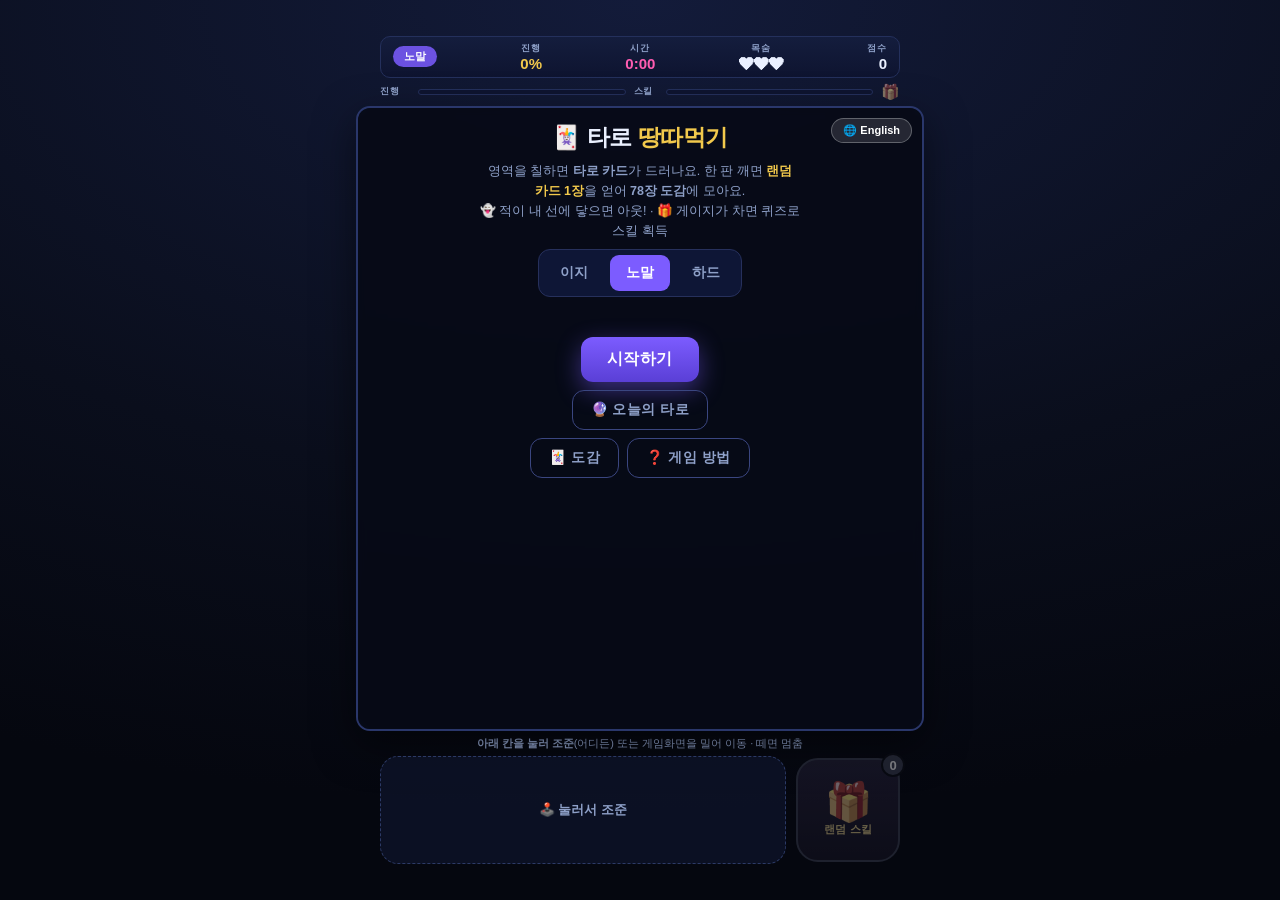
<file: index.html>
<!doctype html>
<html lang="ko">
<head>
  <meta charset="UTF-8" />
  <link rel="icon" type="image/svg+xml" href="./favicon.svg" />
  <link rel="stylesheet" href="./style.css" />
  <meta name="viewport" content="width=device-width, initial-scale=1.0, maximum-scale=1.0, user-scalable=no, viewport-fit=cover" />
  <meta name="theme-color" content="#0a0e1c" />
  <meta name="description" content="영역을 칠해 타로 78장을 모으는 땅따먹기 캐주얼 게임. 오늘의 타로·100단계·랜덤 스킬. 한국어·영어." />
  <title>타로 땅따먹기 · Tarot Land</title>
</head>
<body>
<div class="hud">
  <span class="badge hide" id="diffBadge">노말</span>
  <div class="item pct"><span class="k" data-i18n="hud_pct">진행</span><span class="v" id="hPct">0%</span></div>
  <div class="item tm"><span class="k" data-i18n="hud_time">시간</span><span class="v" id="hTime">0:00</span></div>
  <div class="item"><span class="k" data-i18n="hud_life">목숨</span><span class="v" id="hLife">❤❤❤</span></div>
  <div class="item"><span class="k" data-i18n="hud_score">점수</span><span class="v" id="hScore">0</span></div>
</div>

<div class="bars">
  <div class="barrow"><span class="lab" data-i18n="bar_prog">진행</span><div class="bar prog"><i id="barProg"></i></div><span class="lab" style="width:24px" data-i18n="bar_skill">스킬</span><div class="bar gau"><i id="barGau"></i></div><span class="gift" id="gift">🎁</span></div>
</div>

<div class="stage">
  <canvas id="game" width="400" height="440"></canvas>
  <div class="toast" id="toast"></div>

  <div class="overlay scroll" id="startOv">
    <button id="langBtn" style="position:absolute;top:10px;right:10px;font-size:11px;font-weight:800;padding:5px 11px;border-radius:14px;background:rgba(255,255,255,.12);color:#fff;border:1px solid rgba(255,255,255,.28);z-index:5;cursor:pointer">🌐 English</button>
    <h1 data-i18n="home_h1">🃏 타로 <b>땅따먹기</b></h1>
    <p data-i18n="home_desc">영역을 칠하면 <b>타로 카드</b>가 드러나요. 한 판 깨면 <b style="color:var(--gold)">랜덤 카드 1장</b>을 얻어 <b>78장 도감</b>에 모아요.<br>👻 적이 내 선에 닿으면 아웃! · 🎁 게이지가 차면 퀴즈로 스킬 획득</p>
    <div class="diff" id="diffSel">
      <button data-d="easy" data-i18n="btn_easy">이지</button>
      <button data-d="normal" class="sel" data-i18n="btn_normal">노말</button>
      <button data-d="hard" data-i18n="btn_hard">하드</button>
    </div>
    <div class="diffdesc" id="diffDesc"></div>
    <div class="best" id="bestLine"></div>
    <button class="btn" id="startBtn" data-i18n="btn_start">시작하기</button>
    <div class="row"><button class="btn ghost" id="dailyBtn" data-i18n="btn_daily">🔮 오늘의 타로</button></div>
    <div class="row"><button class="btn ghost" id="dexBtn" data-i18n="btn_dex">🃏 도감</button><button class="btn ghost" id="helpBtn" data-i18n="btn_help">❓ 게임 방법</button></div>
  </div>

  <div class="overlay scroll hide" id="dailyOv">
    <h1 data-i18n="dl_h1">🔮 오늘의 <b>타로</b></h1>
    <div class="tcard" id="dlCard"><div class="tc-num" id="dlNum"></div><div class="tc-emoji" id="dlEmoji"></div><div class="tc-name" id="dlName"></div></div>
    <div class="tc-fortune" id="dlMean"></div>
    <div class="tc-coll" id="dlAdd"></div>
    <button class="btn ghost" id="dailyClose" data-i18n="btn_dailyclose">닫기</button>
  </div>

  <div class="overlay scroll hide" id="helpOv">
    <h1 data-i18n="help_h1">❓ 게임 <b>방법</b></h1>
    <div class="help" id="helpBody">
      <div class="hsec" data-i18n="help_goal"></div>
      <div class="hsec" data-i18n="help_ctrl"></div>
      <div class="hsec" data-i18n="help_prog"></div>
      <div class="hsec" data-i18n="help_combo"></div>
      <div class="hsec" data-i18n="help_skill"></div>
      <div class="hsec" data-i18n="help_enemy"></div>
      <div class="hsec" data-i18n="help_eskill"></div>
      <div class="hsec" data-i18n="help_stages"></div>
    </div>
    <button class="btn ghost" id="helpClose" data-i18n="btn_close">닫기</button>
  </div>

  <div class="overlay quiz scroll hide" id="quizOv">
    <div class="card">
      <span class="tag">🎁 박스 열기 · 상식 퀴즈</span>
      <div class="q" id="qText"></div>
      <div class="opts" id="qOpts"></div>
      <div class="fb" id="qFb"></div>
    </div>
  </div>

  <div class="overlay hide" id="clearOv">
    <h1 id="clearTitle">스테이지 <b>클리어!</b></h1>
    <div class="tcard" id="tcard"><div class="tc-num" id="tcNum"></div><div class="tc-emoji" id="tcEmoji"></div><div class="tc-name" id="tcName"></div></div>
    <div class="tc-fortune" id="tcFortune"></div>
    <div class="tc-coll" id="tcColl"></div>
    <div class="tc-cross" data-i18n="cross1">🔮 더 깊은 진짜 리딩은 운세바다에서</div>
    <button class="btn gold" id="nextBtn">다음 판 →</button>
  </div>

  <div class="overlay scroll hide" id="dexOv">
    <h1><span data-i18n="dex_h1">🃏 타로 도감</span> <span id="dexCount" style="font-size:15px;color:var(--gold)"></span></h1>
    <p style="font-size:11.5px;margin-top:-4px" data-i18n="dex_sub">획득 카드(왼쪽)를 <b>눌러 정·역방향 뜻 보기</b> · 미획득은 뒷면</p>
    <div class="dexgrid" id="dexGrid"></div>
    <button class="btn ghost" id="dexClose" data-i18n="btn_close">닫기</button>
  </div>

  <div class="overlay scroll hide" id="cardOv">
    <h1 id="cardTitle" style="font-size:16px;color:var(--gold)">카드</h1>
    <div class="tcard" id="dcard"><div class="tc-num" id="dNum"></div><div class="tc-emoji" id="dEmoji"></div><div class="tc-name" id="dName"></div></div>
    <div class="meaning up"><b data-i18n="up_label">정방향</b><span id="dUp"></span></div>
    <div class="meaning rev"><b data-i18n="rev_label">역방향</b><span id="dRev"></span></div>
    <div class="tc-cross" data-i18n="cross2">🔮 더 깊은 리딩은 운세바다에서</div>
    <button class="btn ghost" id="cardClose" data-i18n="btn_cardback">← 도감으로</button>
  </div>

  <div class="overlay scroll hide" id="overOv">
    <h1 data-i18n="over_h1">게임 <b style="color:var(--enemy)">오버</b></h1>
    <p id="overMsg"></p>
    <div class="board">
      <div class="htxt" data-i18n="over_board">🏆 목표 랭킹</div>
      <div id="board"></div>
      <div class="note" id="rankNote"></div>
    </div>
    <button class="btn gold" id="reviveBtn" style="display:none" data-i18n="btn_revive">🎬 광고 보고 이어하기 (부활)</button>
    <div class="row">
      <button class="btn" id="retryBtn" data-i18n="btn_retry">다시 하기</button>
      <button class="btn ghost" id="homeBtn" data-i18n="btn_home">난이도 선택</button>
    </div>
  </div>
</div>

<div class="hint" data-i18n="joy_hint"><b>아래 칸을 눌러 조준</b>(어디든) 또는 게임화면을 밀어 이동 · 떼면 멈춤</div>
<div class="controls">
  <div class="joyzone" id="joyzone">
    <span class="joyhint" id="joyHint" data-i18n="joy_press">🕹️ 눌러서 조준</span>
    <div class="joybase" id="joyBase"><div class="joystick" id="joyStick"></div></div>
  </div>
  <button class="skillbox empty" id="skillBox"><span class="bx" id="skillBx">🎁</span><span class="lbl" data-i18n="skill_lbl">랜덤 스킬</span><span class="ct" id="skillCt">0</span></button>
</div>
<script type="module" src="./onestore.js"></script>
</body>
</html>
</file>
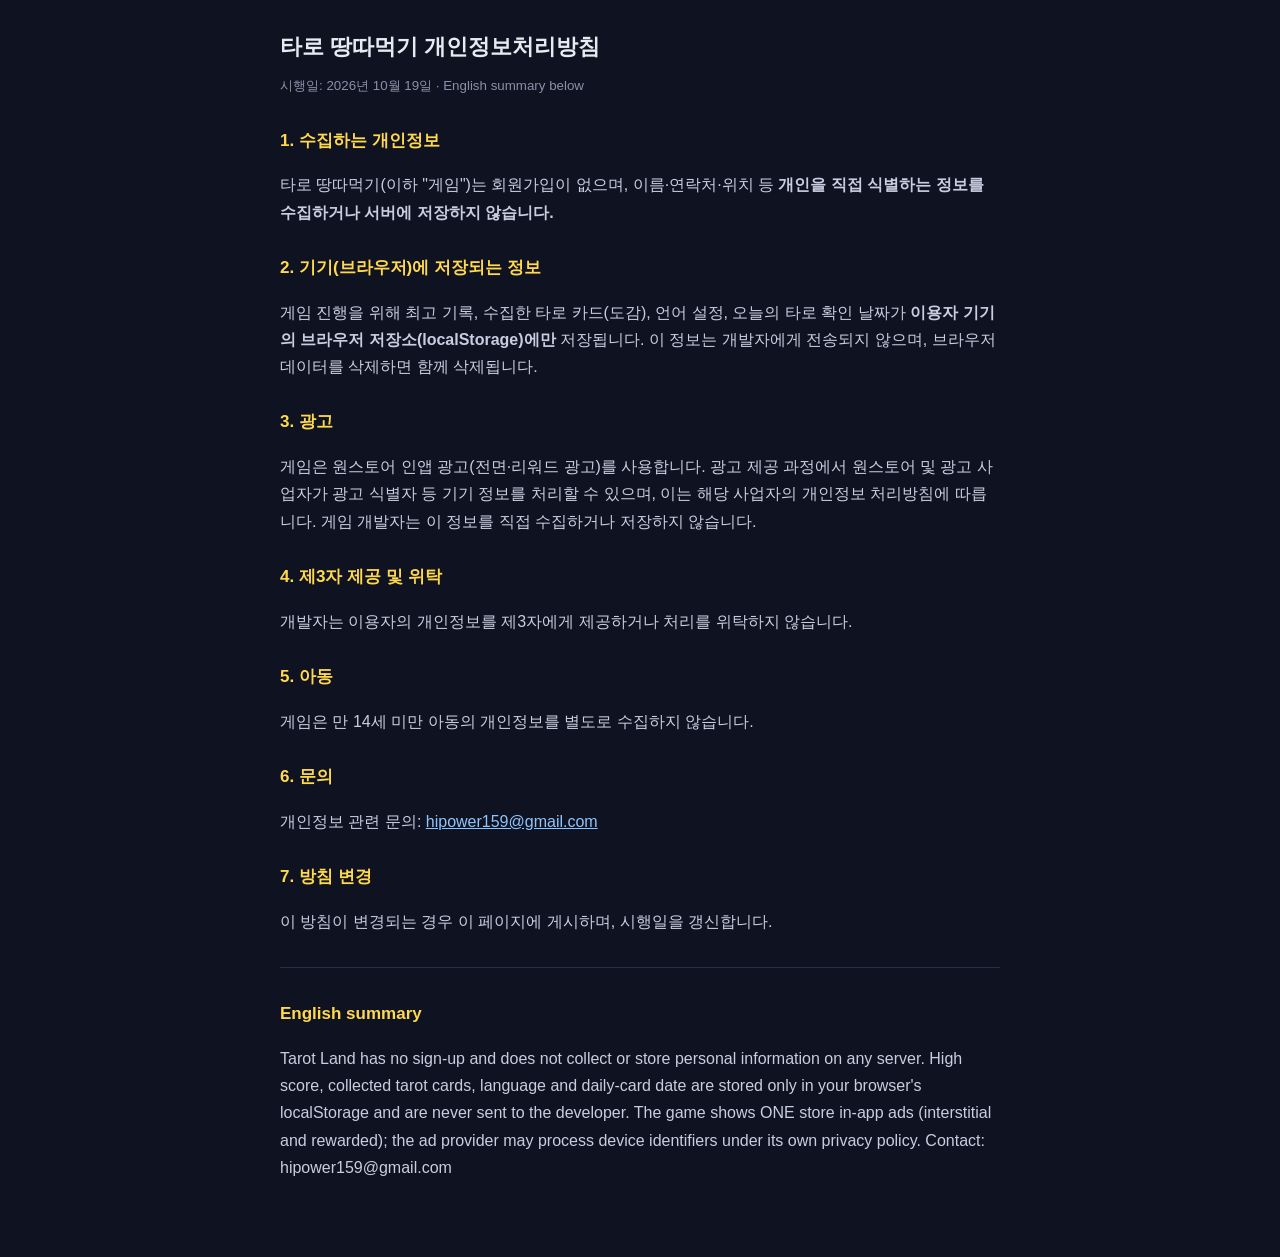
<file: privacy.html>
<!doctype html>
<html lang="ko">
<head>
<meta charset="utf-8">
<meta name="viewport" content="width=device-width,initial-scale=1">
<title>타로 땅따먹기 개인정보처리방침</title>
<style>
body{margin:0;background:#0f1220;color:#e8eaf2;font:16px/1.7 -apple-system,"Malgun Gothic",sans-serif}
main{max-width:720px;margin:0 auto;padding:28px 20px 60px}
h1{font-size:22px;margin:0 0 6px}h2{font-size:17px;margin:28px 0 6px;color:#ffd84d}
p,li{color:#c9cde0}small{color:#8b90a8}a{color:#8ec5ff}
</style>
</head>
<body>
<main>
<h1>타로 땅따먹기 개인정보처리방침</h1>
<small>시행일: 2026년 10월 19일 · English summary below</small>

<h2>1. 수집하는 개인정보</h2>
<p>타로 땅따먹기(이하 "게임")는 회원가입이 없으며, 이름·연락처·위치 등 <b>개인을 직접 식별하는 정보를 수집하거나 서버에 저장하지 않습니다.</b></p>

<h2>2. 기기(브라우저)에 저장되는 정보</h2>
<p>게임 진행을 위해 최고 기록, 수집한 타로 카드(도감), 언어 설정, 오늘의 타로 확인 날짜가 <b>이용자 기기의 브라우저 저장소(localStorage)에만</b> 저장됩니다. 이 정보는 개발자에게 전송되지 않으며, 브라우저 데이터를 삭제하면 함께 삭제됩니다.</p>

<h2>3. 광고</h2>
<p>게임은 원스토어 인앱 광고(전면·리워드 광고)를 사용합니다. 광고 제공 과정에서 원스토어 및 광고 사업자가 광고 식별자 등 기기 정보를 처리할 수 있으며, 이는 해당 사업자의 개인정보 처리방침에 따릅니다. 게임 개발자는 이 정보를 직접 수집하거나 저장하지 않습니다.</p>

<h2>4. 제3자 제공 및 위탁</h2>
<p>개발자는 이용자의 개인정보를 제3자에게 제공하거나 처리를 위탁하지 않습니다.</p>

<h2>5. 아동</h2>
<p>게임은 만 14세 미만 아동의 개인정보를 별도로 수집하지 않습니다.</p>

<h2>6. 문의</h2>
<p>개인정보 관련 문의: <a href="mailto:hipower159@gmail.com">hipower159@gmail.com</a></p>

<h2>7. 방침 변경</h2>
<p>이 방침이 변경되는 경우 이 페이지에 게시하며, 시행일을 갱신합니다.</p>

<hr style="border:0;border-top:1px solid #2a2f48;margin:32px 0">
<h2 style="color:#ffd84d">English summary</h2>
<p>Tarot Land has no sign-up and does not collect or store personal information on any server. High score, collected tarot cards, language and daily-card date are stored only in your browser's localStorage and are never sent to the developer. The game shows ONE store in-app ads (interstitial and rewarded); the ad provider may process device identifiers under its own privacy policy. Contact: hipower159@gmail.com</p>
</main>
</body>
</html>
</file>
<file: style.css>
:root{
    --bg:#0a0e1c; --empty:#0e1428; --grid:#141d38;
    --trail:#ffd23f; --player:#35e0c9; --enemy:#ff4d6d;
    --accent:#7c5cff; --gold:#f2c94c; --pink:#ff5db1; --text:#eaf0ff; --dim:#8ea0c8;
    --good:#37d67a; --bad:#ff5d73;
  }
  *{margin:0;padding:0;box-sizing:border-box;-webkit-tap-highlight-color:transparent;user-select:none;-webkit-user-select:none}
  html,body{height:100%}
  body{background:radial-gradient(120% 90% at 50% 0%,#131b3a 0%,var(--bg) 60%,#05070f 100%);
    color:var(--text);font-family:'Malgun Gothic','Apple SD Gothic Neo',-apple-system,'Segoe UI',sans-serif;
    display:flex;flex-direction:column;align-items:center;justify-content:center;gap:5px;padding:7px;min-height:100%}
  .topbar{width:min(94vw,520px);display:flex;justify-content:space-between;align-items:center}
  .title{font-size:12px;font-weight:800;letter-spacing:2px;color:var(--dim);text-transform:uppercase}
  .title b{color:var(--gold)}
  .badge{font-size:11px;font-weight:800;color:#fff;background:rgba(124,92,255,.85);padding:3px 11px;border-radius:20px}
  .hud{width:min(94vw,520px);display:flex;justify-content:space-between;align-items:center;
    background:linear-gradient(180deg,#141d3d,#0e1430);border:1px solid #24305c;border-radius:10px;padding:5px 12px}
  .hud .item{display:flex;flex-direction:column;gap:0;align-items:center}
  .hud .item:first-child{align-items:flex-start}.hud .item:last-child{align-items:flex-end}
  .hud .k{font-size:9px;letter-spacing:1px;color:var(--dim);font-weight:700}
  .hud .v{font-size:15px;font-weight:900;font-variant-numeric:tabular-nums}
  .pct .v{color:var(--gold)} .tm .v{color:var(--pink)} .tm .v.warn{color:var(--bad)}
  .bars{width:min(94vw,520px);display:flex;flex-direction:column;gap:3px}
  .barrow{display:flex;align-items:center;gap:8px}
  .barrow .lab{font-size:9px;font-weight:800;color:var(--dim);width:30px;letter-spacing:.5px}
  .bar{flex:1;height:6px;background:#0e1430;border:1px solid #24305c;border-radius:6px;overflow:hidden}
  .bar>i{display:block;height:100%;width:0;transition:width .15s}
  .bar.prog>i{background:linear-gradient(90deg,var(--player),var(--gold))}
  .bar.gau>i{background:linear-gradient(90deg,var(--accent),var(--pink))}
  .gift{font-size:15px;filter:grayscale(.6) opacity(.6);transition:.2s}
  .gift.lit{filter:none;animation:pulse .7s infinite alternate}
  @keyframes pulse{from{transform:scale(1)}to{transform:scale(1.25)}}
  .stage{position:relative;width:min(94vw,calc((100vh - 275px) * 40 / 44));aspect-ratio:40/44;border-radius:14px;overflow:hidden;
    border:2px solid #2a376b;box-shadow:0 14px 40px rgba(0,0,0,.5),inset 0 0 0 1px #0c1226}
  canvas{position:absolute;inset:0;width:100%;height:100%;image-rendering:auto;display:block;touch-action:none}
  .overlay{position:absolute;inset:0;display:flex;flex-direction:column;align-items:center;justify-content:center;
    gap:8px;text-align:center;padding:14px;background:rgba(7,10,22,.92);backdrop-filter:blur(3px);z-index:5;overflow-y:auto}
  .overlay.scroll{justify-content:flex-start}
  .overlay.hide{display:none}
  .overlay h1{font-size:23px;font-weight:900;letter-spacing:-.5px;text-wrap:balance}
  .overlay h1 b{color:var(--gold)}
  .overlay p{font-size:12.5px;color:var(--dim);line-height:1.6;max-width:330px;word-break:keep-all}
  .best{font-size:12.5px;color:var(--gold);font-weight:800}
  .row{display:flex;gap:8px;align-items:center;justify-content:center}
  .btn{background:linear-gradient(180deg,var(--accent),#5a3fd6);color:#fff;border:none;border-radius:12px;
    padding:12px 26px;font-size:16px;font-weight:900;letter-spacing:.5px;cursor:pointer;box-shadow:0 8px 24px rgba(124,92,255,.45)}
  .btn:active{transform:translateY(1px)}
  .btn.gold{background:linear-gradient(180deg,var(--gold),#d6a72f);color:#231a00;box-shadow:0 8px 24px rgba(242,201,76,.4)}
  .btn.ghost{background:transparent;border:1.5px solid #3a4680;color:var(--dim);box-shadow:none;padding:10px 18px;font-size:14px}
  .diff{display:flex;gap:6px;background:#0e1636;border:1px solid #26305c;border-radius:12px;padding:5px}
  .diff button{border:none;background:transparent;color:var(--dim);font-size:14px;font-weight:800;padding:9px 16px;border-radius:9px;cursor:pointer}
  .diff button.sel{background:var(--accent);color:#fff}
  .diffdesc{font-size:12px;color:var(--dim);min-height:16px;font-weight:600;word-break:keep-all;max-width:320px}
  .quiz .card{background:linear-gradient(180deg,#16204a,#0f1636);border:1px solid #2c3a72;border-radius:16px;
    padding:18px;width:min(90%,380px);display:flex;flex-direction:column;gap:10px}
  .quiz .tag{align-self:center;font-size:11px;font-weight:800;letter-spacing:.5px;color:#231a00;background:var(--gold);padding:5px 14px;border-radius:20px}
  .quiz .q{font-size:16px;font-weight:800;line-height:1.4;text-wrap:balance;word-break:keep-all}
  .quiz .opts{display:flex;flex-direction:column;gap:8px}
  .opt{background:#0f1738;border:1.5px solid #2c3a72;color:var(--text);border-radius:11px;padding:11px 15px;font-size:14.5px;font-weight:700;text-align:left;cursor:pointer;transition:.12s;word-break:keep-all}
  .opt:active{transform:scale(.99)}
  .opt.correct{background:rgba(55,214,122,.18);border-color:var(--good)}
  .opt.wrong{background:rgba(255,93,115,.16);border-color:var(--bad)}
  .quiz .fb{font-size:13px;font-weight:800;min-height:18px;text-align:center}
  .quiz .fb.g{color:var(--good)} .quiz .fb.b{color:var(--bad)}
  /* tarot reward card */
  .tcard{width:142px;height:196px;border-radius:14px;border:3px solid rgba(255,240,200,.85);display:flex;flex-direction:column;align-items:center;justify-content:center;gap:5px;box-shadow:0 12px 30px rgba(0,0,0,.55);padding:8px;animation:flip .5s ease}
  @keyframes flip{from{transform:rotateY(90deg);opacity:0}to{transform:rotateY(0);opacity:1}}
  .tcard .tc-num{font-size:10px;font-weight:800;color:rgba(255,255,255,.9);letter-spacing:1px}
  .tcard .tc-emoji{font-size:58px;line-height:1}
  .tcard .tc-name{font-size:15px;font-weight:900;color:#fff;text-shadow:0 1px 3px rgba(0,0,0,.5)}
  .tc-fortune{font-size:13.5px;font-weight:800;color:#fff;background:rgba(0,0,0,.3);border-radius:10px;padding:8px 12px;max-width:280px;line-height:1.4}
  .tc-coll{font-size:12.5px;font-weight:800;color:var(--dim)}
  .tc-cross{font-size:11.5px;color:var(--gold);opacity:.9;font-weight:700}
  /* dex */
  .dexgrid{display:grid;grid-template-columns:repeat(6,1fr);grid-auto-rows:max-content;align-content:start;gap:5px;width:min(94%,430px);max-height:60%;overflow-y:auto;padding:2px}
  .dcell{aspect-ratio:3/4;border-radius:7px;display:flex;flex-direction:column;align-items:center;justify-content:center;gap:1px;border:1px solid #26305c;overflow:hidden;padding:2px}
  .dcell.locked{opacity:.5;filter:saturate(.8)}
  .dcell .de{font-size:17px;line-height:1}
  .dcell .dn{font-size:7.5px;line-height:1.05;text-align:center;color:rgba(255,255,255,.9);font-weight:700}
  .dcell:not(.locked){cursor:pointer}
  .meaning{width:min(90%,320px);display:flex;gap:8px;background:#0f1738;border:1px solid #26305c;border-radius:10px;padding:9px 12px;font-size:12.5px;line-height:1.5;text-align:left;color:#cdd8ef;word-break:keep-all}
  .meaning b{flex-shrink:0;color:var(--good)}
  .meaning.rev b{color:var(--bad)}
  .board{width:min(90%,320px);display:flex;flex-direction:column;gap:4px;margin:2px 0}
  .board .htxt{font-size:12px;font-weight:800;color:var(--gold);letter-spacing:.5px}
  .rrow{display:flex;align-items:center;gap:10px;background:#0f1738;border:1px solid #26305c;border-radius:9px;padding:7px 12px}
  .rrow.me{background:rgba(124,92,255,.22);border-color:var(--accent);box-shadow:0 0 0 1px var(--accent)}
  .rrow .rk{font-size:13px;font-weight:900;color:var(--dim);width:20px}.rrow.me .rk{color:#fff}
  .rrow .rn{flex:1;text-align:left;font-size:13.5px;font-weight:800}
  .rrow .rs{font-size:13.5px;font-weight:900;font-variant-numeric:tabular-nums;color:var(--gold)}
  .note{font-size:11px;color:var(--dim);opacity:.8}
  .help{width:min(94%,420px);max-height:62%;overflow-y:auto;display:flex;flex-direction:column;gap:7px;text-align:left}
  .hsec{background:#0f1738;border:1px solid #26305c;border-radius:10px;padding:9px 12px;font-size:12.5px;line-height:1.55;color:#cdd8ef}
  .hsec b{color:var(--gold);font-weight:800}
  .hint{font-size:11px;color:var(--dim);max-width:none;text-align:center;line-height:1.4}
  .controls{width:min(94vw,520px);display:flex;justify-content:space-between;align-items:center;gap:10px}
  .joyzone{flex:1;height:108px;background:rgba(20,29,61,.45);border:1.5px dashed #2c3a66;border-radius:18px;position:relative;overflow:hidden;touch-action:none;display:flex;align-items:center;justify-content:center}
  .joyhint{font-size:13px;color:var(--dim);pointer-events:none;font-weight:700}
  .joyzone.active .joyhint{opacity:0}
  .joybase{position:absolute;width:96px;height:96px;border-radius:50%;background:rgba(53,224,201,.10);border:2px solid rgba(53,224,201,.45);display:none;pointer-events:none}
  .joybase.on{display:block}
  .joystick{position:absolute;left:26px;top:26px;width:44px;height:44px;border-radius:50%;background:radial-gradient(circle at 38% 32%,#6ff3de,#28bda6);border:2px solid #0a0e1c;box-shadow:0 3px 8px rgba(0,0,0,.4)}
  .skillbox{width:104px;height:104px;border-radius:22px;background:linear-gradient(180deg,#2a2150,#181334);border:2px solid var(--gold);display:flex;flex-direction:column;align-items:center;justify-content:center;gap:1px;position:relative;cursor:pointer;transition:.12s}
  .skillbox .bx{font-size:38px;line-height:1}
  .skillbox .lbl{font-size:11px;font-weight:800;color:var(--gold)}
  .skillbox .ct{position:absolute;top:-7px;right:-7px;min-width:24px;height:24px;border-radius:13px;background:var(--accent);color:#fff;font-size:13px;font-weight:900;display:flex;align-items:center;justify-content:center;padding:0 6px;border:2px solid #0a0e1c}
  .skillbox.ready{box-shadow:0 0 16px rgba(242,201,76,.55);animation:pulse .8s infinite alternate}
  .skillbox.empty{opacity:.45;filter:grayscale(.5);border-color:#3a4266}
  .skillbox.empty .ct{background:#3a4266}
  .skillbox:active{transform:translateY(1px) scale(.97)}
  .pad button.act{background:var(--accent);color:#fff}
  .pad .up{grid-area:1/2} .pad .left{grid-area:2/1} .pad .right{grid-area:2/3} .pad .down{grid-area:3/2}
  .toast{position:absolute;top:10px;left:50%;transform:translateX(-50%);background:rgba(11,16,32,.92);border:1px solid var(--gold);color:var(--gold);font-weight:800;font-size:13px;padding:7px 16px;border-radius:20px;z-index:6;opacity:0;transition:.25s;pointer-events:none;white-space:nowrap}
  .toast.show{opacity:1}
  @media (prefers-reduced-motion:reduce){*{transition:none!important;animation:none!important}}
html,body{overflow:hidden;overscroll-behavior:none}
</file>
